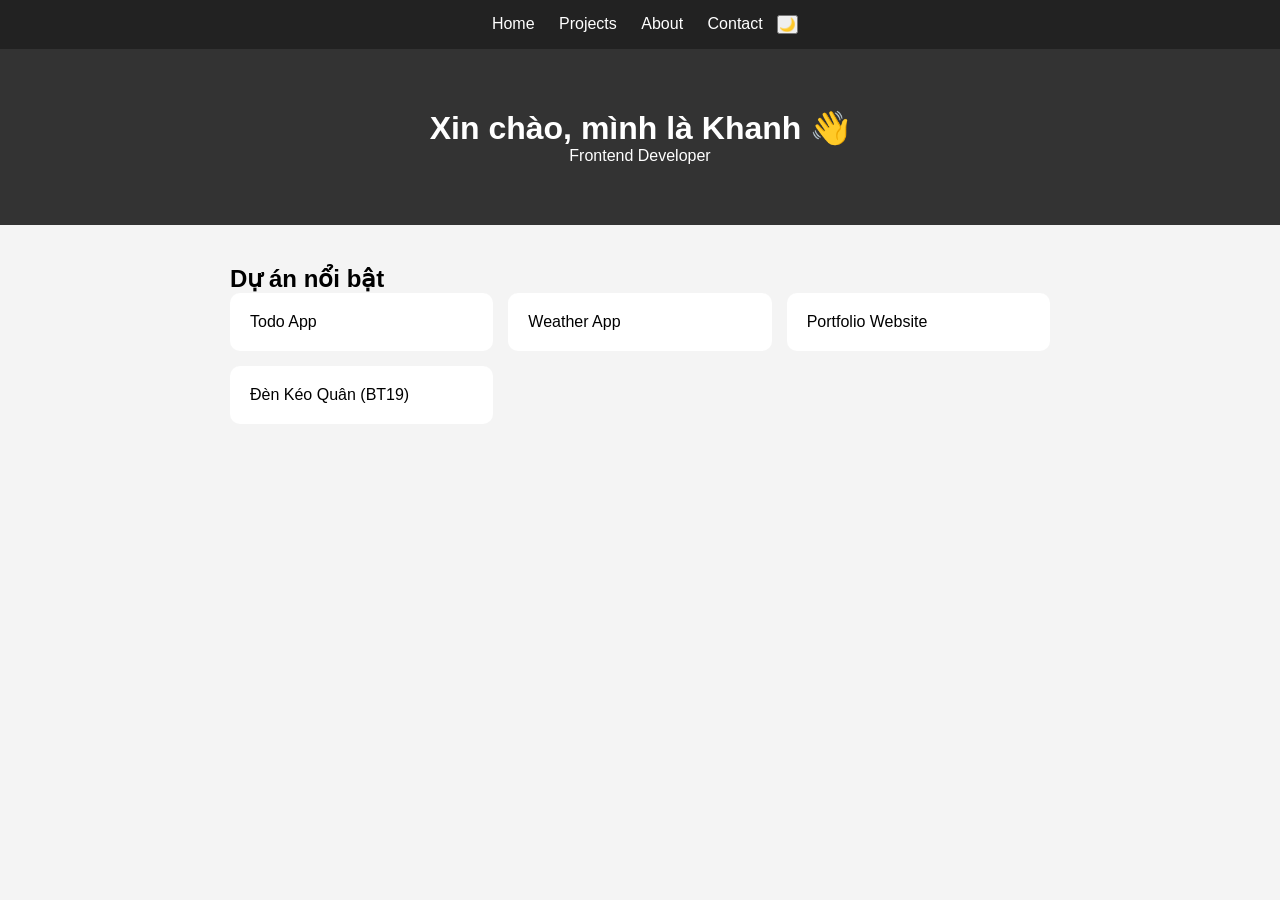
<file: index.html>
<!DOCTYPE html>
<html lang="vi">
<head>
  <meta charset="UTF-8">
  <meta name="viewport" content="width=device-width, initial-scale=1.0">
  <title>Portfolio - Khanh</title>
  <link rel="stylesheet" href="css/style.css">
</head>
<body>

<nav>
  <a href="index.html">Home</a>
  <a href="projects.html">Projects</a>
  <a href="about.html">About</a>
  <a href="contact.html">Contact</a>
  <button id="darkModeBtn">🌙</button>
</nav>

<header>
  <h1>Xin chào, mình là Khanh 👋</h1>
  <p>Frontend Developer</p>
</header>

<section class="section">
  <h2>Dự án nổi bật</h2>

  <div class="grid">

    <div class="card">Todo App</div>

    <div class="card">Weather App</div>

    <div class="card">Portfolio Website</div>

    <a href="denkeoquan.html" class="project-link">
      <div class="card">Đèn Kéo Quân (BT19)</div>
    </a>

  </div>
</section>

<script src="js/script.js"></script>

</body>
</html>
</file>
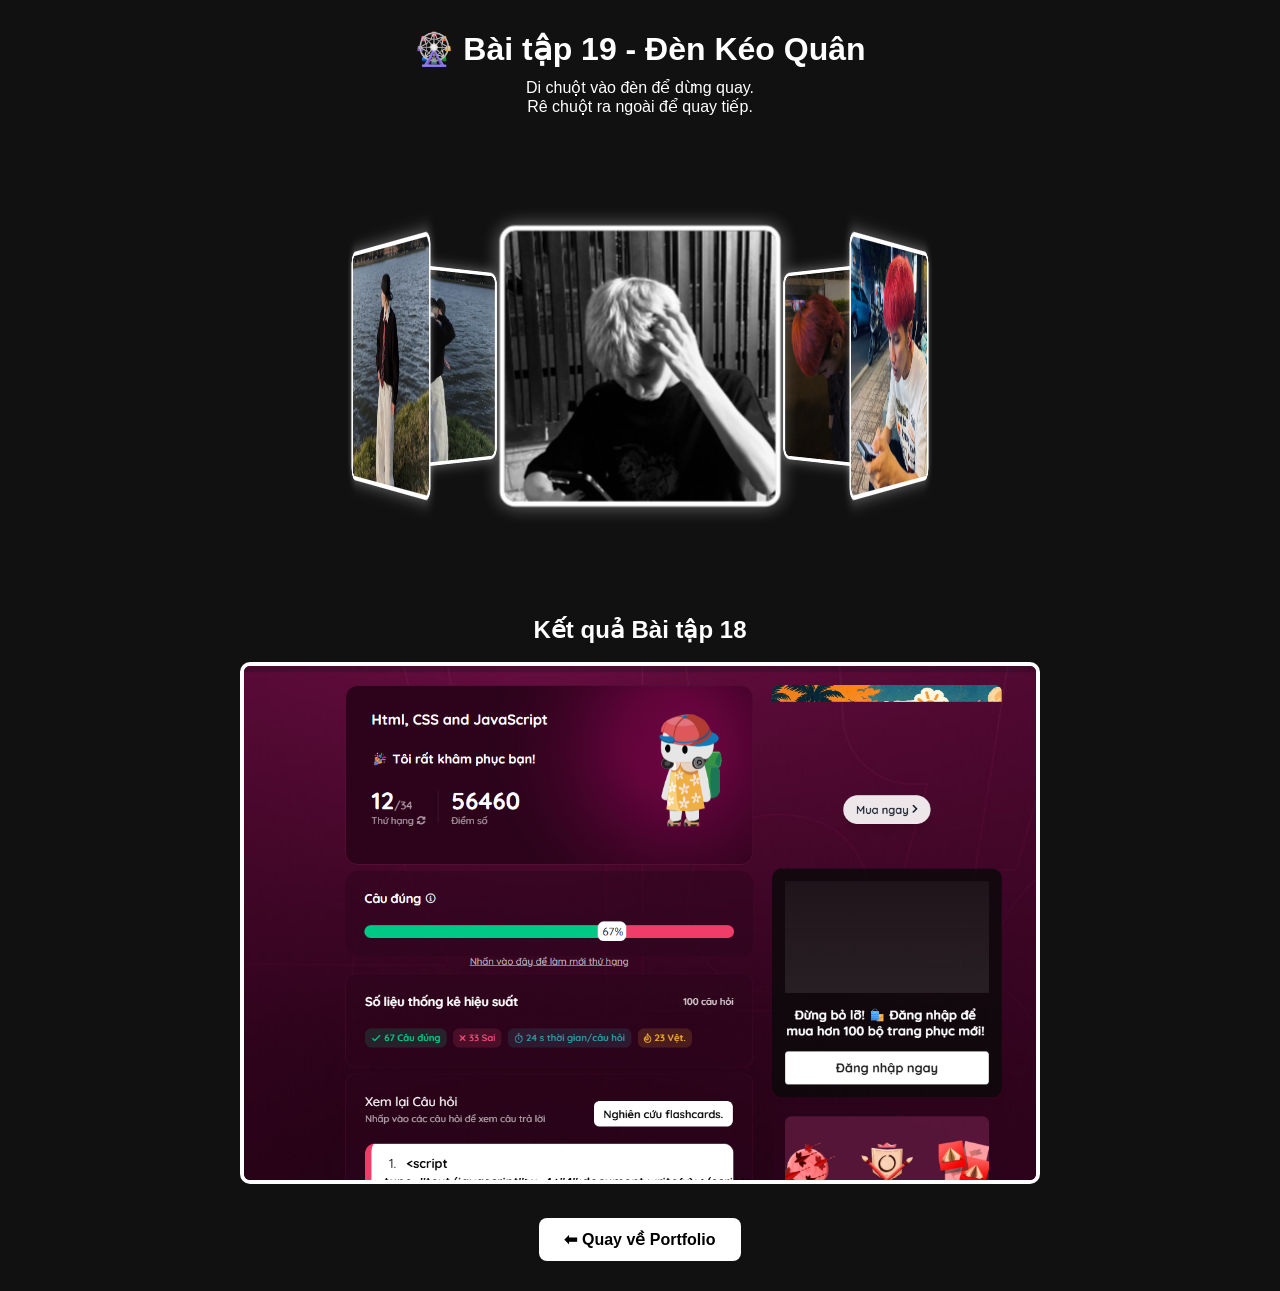
<file: denkeoquan.html>
<!DOCTYPE html>
<html lang="vi">
<head>
<meta charset="UTF-8">
<meta name="viewport" content="width=device-width, initial-scale=1.0">

<title>Bài tập 19 - Đèn Kéo Quân</title>

<style>

*{
    margin:0;
    padding:0;
    box-sizing:border-box;
}

body{
    background:#111;
    color:white;
    font-family:Arial, sans-serif;
    text-align:center;
}

h1{
    margin-top:30px;
}

p{
    margin:10px 0 20px;
}

.scene{
    width:300px;
    height:300px;
    margin:100px auto;
    perspective:1200px;
}

.carousel{
    width:100%;
    height:100%;
    position:relative;
    transform-style:preserve-3d;
    animation:spin 10s linear infinite;
}

.carousel:hover{
    animation-play-state:paused;
}

.carousel img{
    position:absolute;
    width:220px;
    height:220px;
    left:40px;
    top:40px;
    object-fit:cover;
    border-radius:12px;
    border:4px solid white;
    box-shadow:0 0 15px rgba(255,255,255,0.4);
}

.face1{
    transform:rotateY(0deg) translateZ(260px);
}

.face2{
    transform:rotateY(60deg) translateZ(260px);
}

.face3{
    transform:rotateY(120deg) translateZ(260px);
}

.face4{
    transform:rotateY(180deg) translateZ(260px);
}

.face5{
    transform:rotateY(240deg) translateZ(260px);
}

.face6{
    transform:rotateY(300deg) translateZ(260px);
}

@keyframes spin{
    from{
        transform:rotateY(0deg);
    }
    to{
        transform:rotateY(360deg);
    }
}

.quiz{
    margin-top:50px;
}

.quiz img{
    width:800px;
    max-width:90%;
    border:4px solid white;
    border-radius:10px;
}

.back-btn{
    display:inline-block;
    margin:30px 0;
    padding:12px 25px;
    background:white;
    color:black;
    text-decoration:none;
    border-radius:8px;
    font-weight:bold;
}

.back-btn:hover{
    transform:scale(1.05);
}

</style>

</head>

<body>

<h1>🎡 Bài tập 19 - Đèn Kéo Quân</h1>

<p>
Di chuột vào đèn để dừng quay.<br>
Rê chuột ra ngoài để quay tiếp.
</p>

<div class="scene">

    <div class="carousel">

        <img src="images/me1.jpg" class="face1">
        <img src="images/me2.jpg" class="face2">
        <img src="images/me3.jpg" class="face3">
        <img src="images/me4.jpg" class="face4">
        <img src="images/me5.jpg" class="face5">
        <img src="images/me6.jpg" class="face6">

    </div>

</div>

<div class="quiz">

    <h2>Kết quả Bài tập 18</h2>
    <br>

    <img src="images/quiz.jpg" alt="Kết quả Quiz">

</div>

<a href="index.html" class="back-btn">
⬅ Quay về Portfolio
</a>

</body>
</html>
</file>
<file: css/style.css>
* {
  margin: 0;
  padding: 0;
  box-sizing: border-box;
  font-family: Arial;
}

body {
  background: #f4f4f4;
  transition: 0.3s;
}

nav {
  background: #222;
  padding: 15px;
  text-align: center;
}

nav a {
  color: white;
  margin: 0 10px;
  text-decoration: none;
}

header {
  text-align: center;
  padding: 60px;
  background: #333;
  color: white;
}

.section {
  padding: 40px;
  max-width: 900px;
  margin: auto;
}

.grid {
  display: grid;
  grid-template-columns: repeat(auto-fit, minmax(200px, 1fr));
  gap: 15px;
}

.card {
  background: white;
  padding: 20px;
  border-radius: 10px;
}

/* dark mode */
.dark {
  background: #111;
  color: white;
}

.dark .card {
  background: #222;
}
.project-link{
    text-decoration: none;
    color: inherit;
}
</file>
